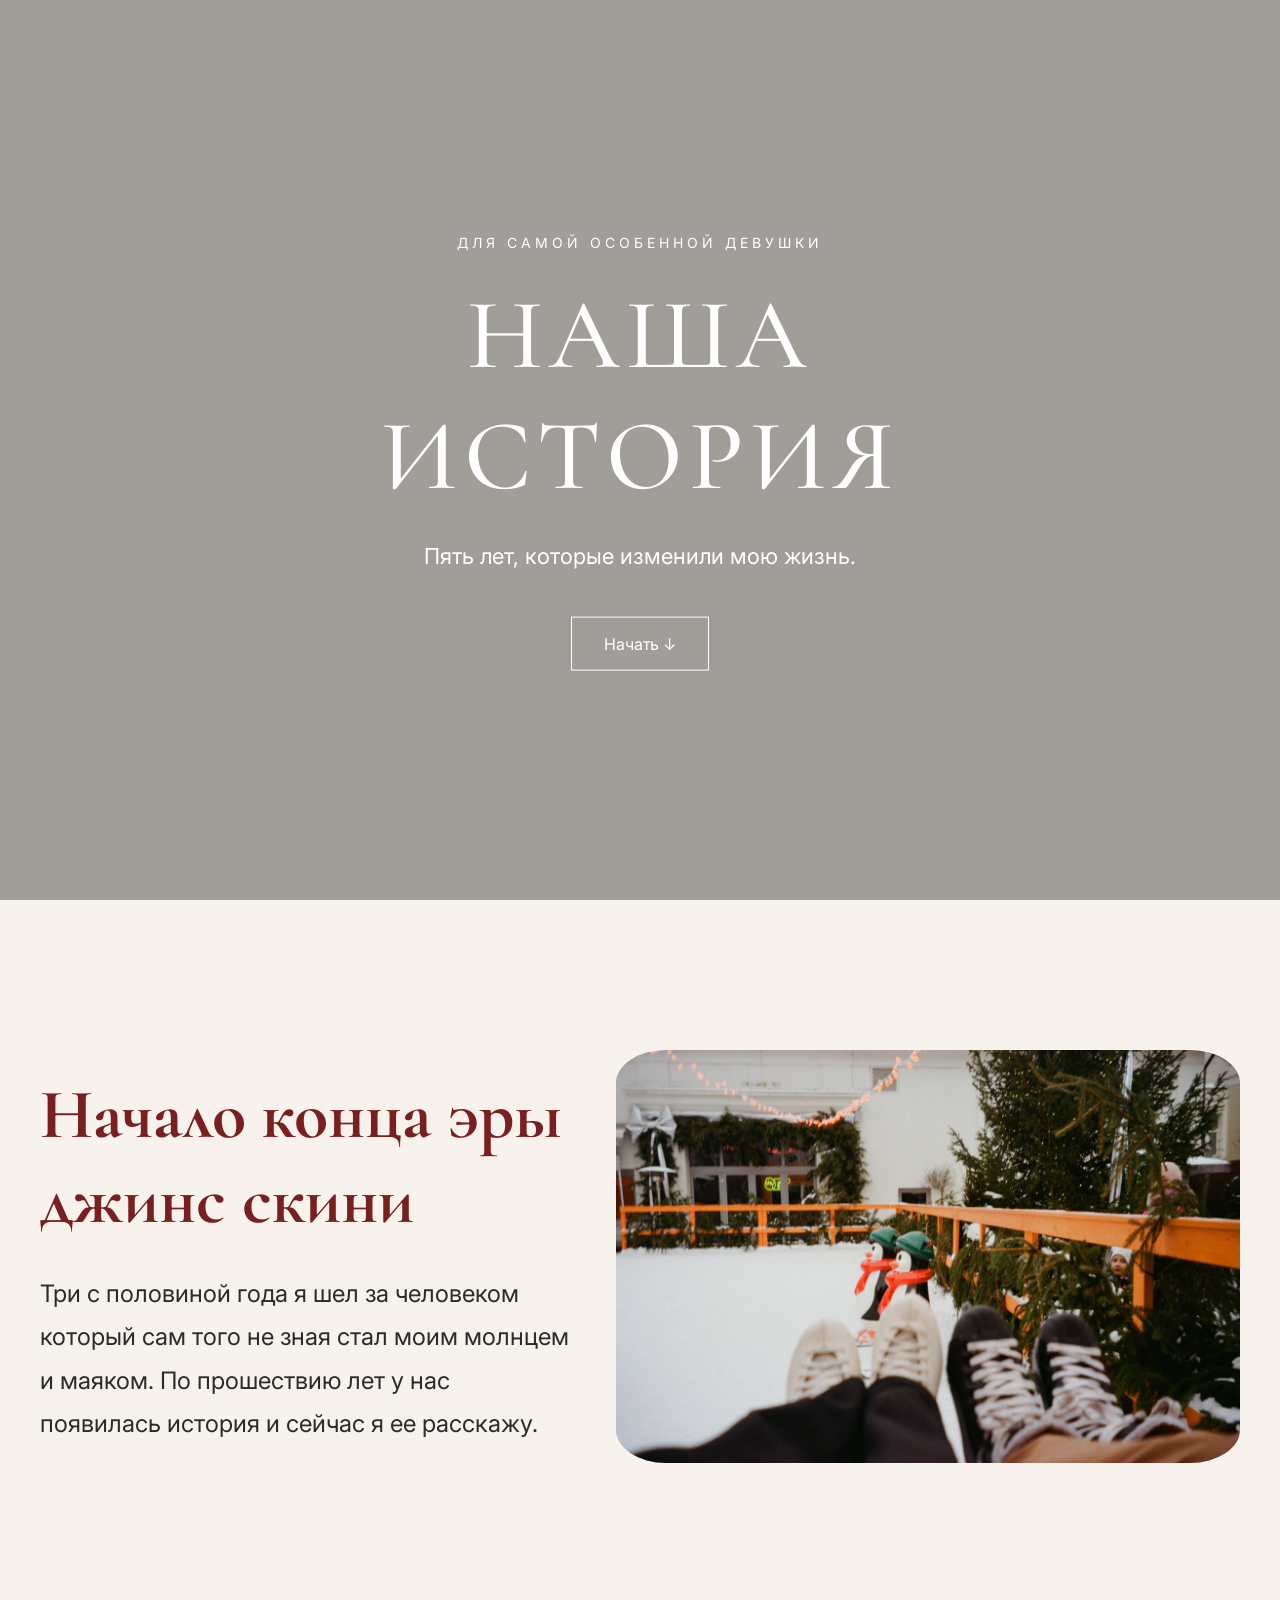
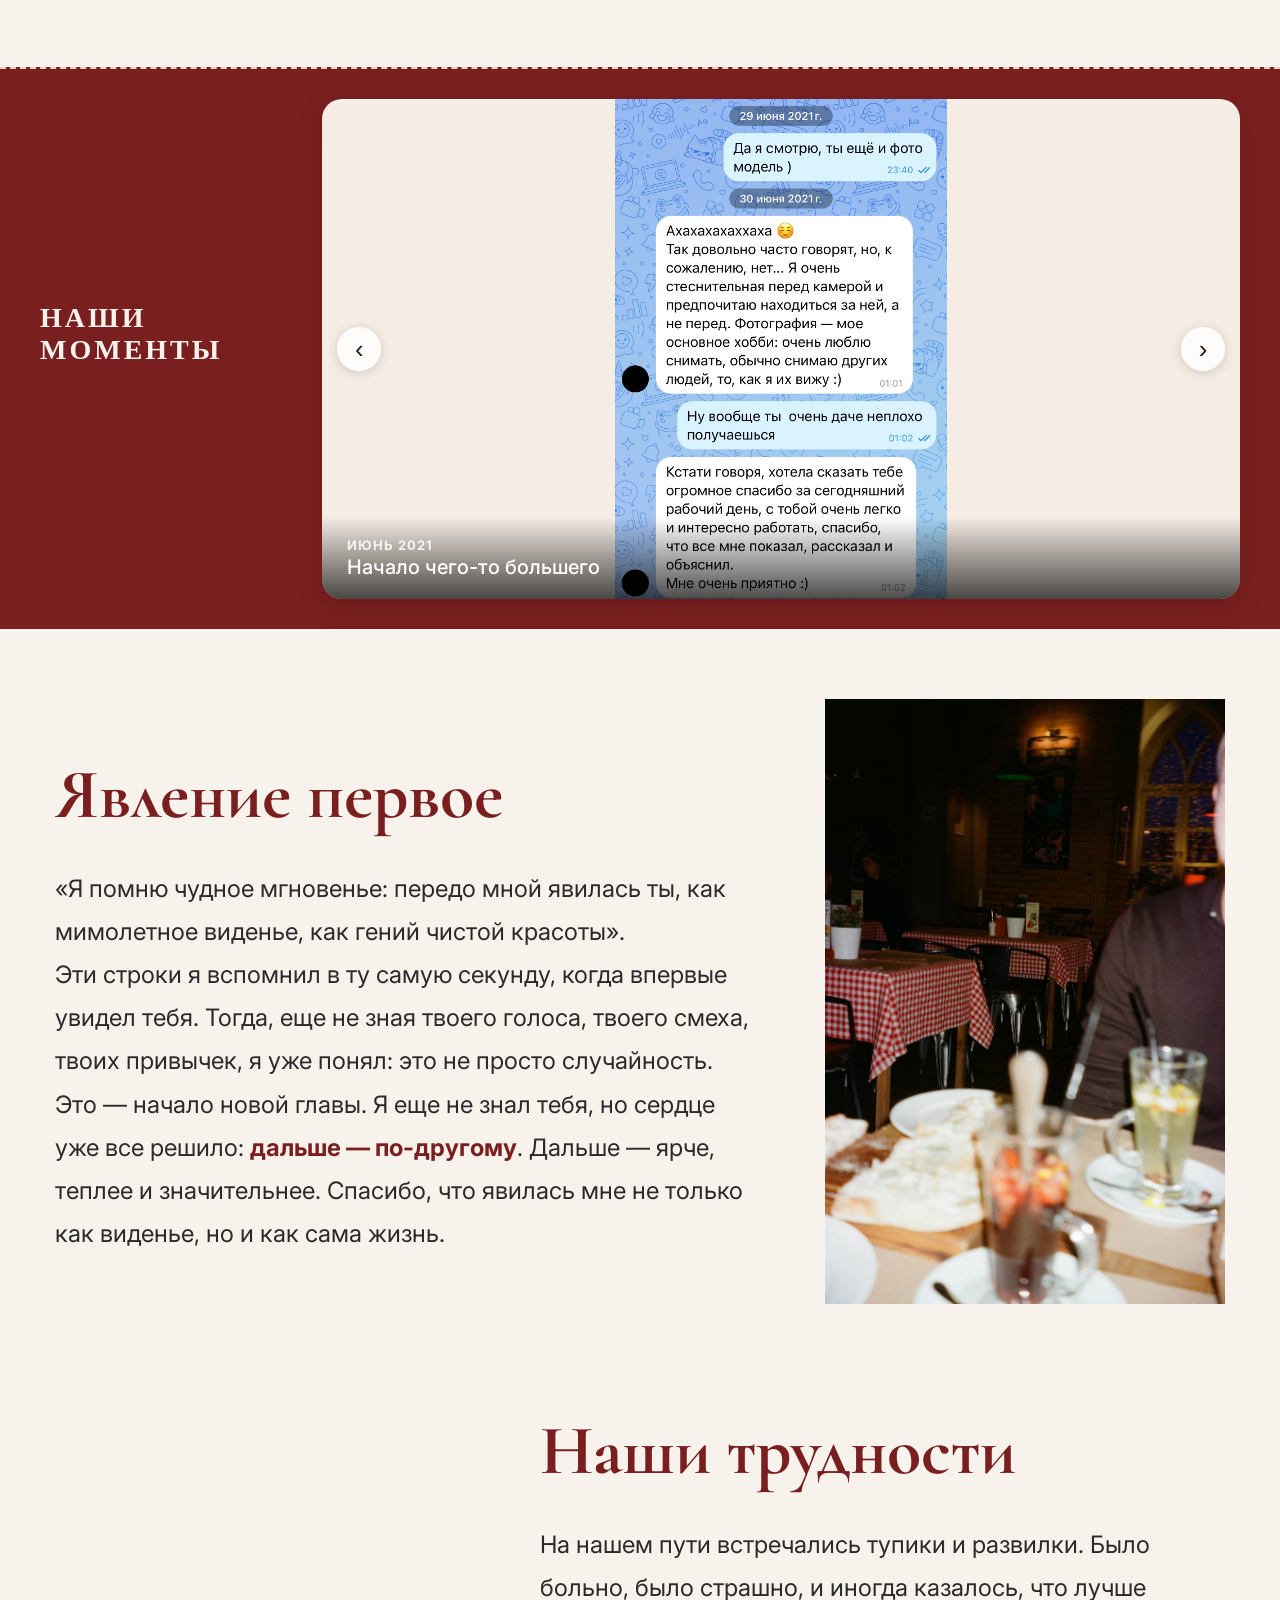
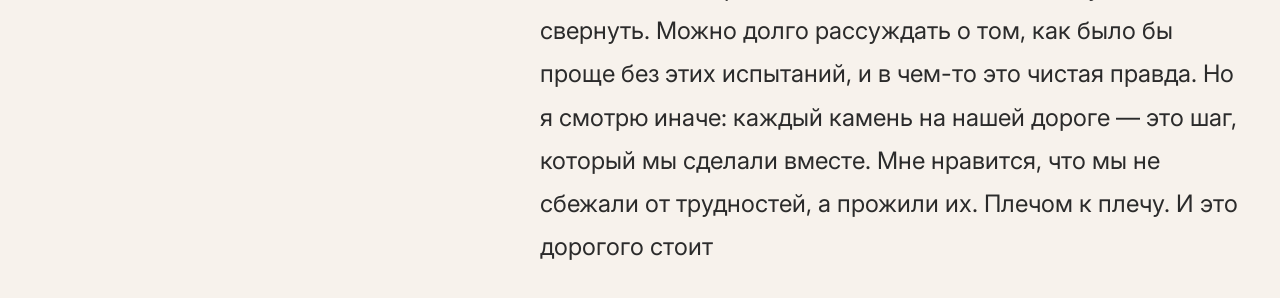
<file: index.html>
<!DOCTYPE html>
<html lang="ru">
<head>
    <meta charset="UTF-8">
    <meta name="viewport" content="width=device-width, initial-scale=1.0">
    <title>Наша история</title>

    <link rel="stylesheet" href="style.css">

    <link rel="preconnect" href="https://fonts.googleapis.com">
    <link rel="preconnect" href="https://fonts.gstatic.com" crossorigin>

    <link href="https://fonts.googleapis.com/css2?family=Cormorant+Garamond:wght@400;500;600&family=Inter:wght@300;400;500&display=swap" rel="stylesheet">
</head>
<body>
<header class="hero">

    <div class="overlay"></div>

    <video class="page_video" muted autoplay loop id="winter2">
            <source src="video/VideoMouse/winter2.MP4" type="video/mp4"/>
            <script>
                const video = document.getElementById("winter2");
                video.playbackRate = 0.6;
            </script>
        </video>    

    <div class="hero-content">

        <p class="subtitle">
            Для самой особенной девушки
        </p>

        <h1>
            НАША ИСТОРИЯ
        </h1>

        <p class="description">
            Пять лет, которые изменили мою жизнь.
        </p>

        <a href="#story" class="start-btn">
            Начать ↓
        </a>

    </div>

</header>

<section id="story" class="intro">

    <div class="container">

        <h2>
            Начало конца эры джинс скини
        </h2>

        <p>
            Три с половиной года я шел за человеком который сам того не зная
            стал моим молнцем и маяком.

            По прошествию лет у нас появилась история и сейчас я ее расскажу. 
        </p>
    </div>
    <div>
         <img
        src="images/TataMouse/IMG_1680.JPG"
        alt="Love Story"
        class="hero-image">
    </div>
</section>
<section class="moments-section">
    <h2 class="moments-title">НАШИ МОМЕНТЫ</h2>
    <div class="carousel-wrapper">
        <div class="carousel-container" id="carousel">
            <!-- Слайд 1 -->
            <div class="carousel-slide">
                <img src="images/TataMouse/IMG_1711.jpg" alt="Наша первая встреча" class="carousel-image">
                <div class="slide-caption">
                    <span class="timeline-date">Июнь 2021</span>
                    <span class="timeline-event">Начало чего-то большего</span>
                </div>
            </div>
            <!-- Слайд 2 -->
            <div class="carousel-slide">
                <img src="images/TataMouse/IMG_1718.jpg" alt="Рассвет у озера" class="carousel-image">
                <div class="slide-caption">
                    <span class="timeline-date">Август 2025</span>
                    <span class="timeline-event">Рассвет у озера</span>
                </div>
            </div>
            <!-- Слайд 3 -->
            <div class="carousel-slide">
                <img src="images/TataMouse/IMG_1662.JPG" alt="Первое путешествие" class="carousel-image">
                <div class="slide-caption">
                    <span class="timeline-date">Июнь 2026</span>
                    <span class="timeline-event">Страстное свидание</span>
                </div>
            </div>
            <!-- Слайд 4 -->
            <div class="carousel-slide">
                <img src="images/TataMouse/IMG_1720.jpg" alt="Лучшее лето" class="carousel-image">
                <div class="slide-caption">
                    <span class="timeline-date">Июль 2025</span>
                    <span class="timeline-event">Лучшее лето</span>
                </div>
            </div>
            <!-- Слайд 5 -->
            <div class="carousel-slide">
                <img src="images/TataMouse/IMG_0172 2.JPG" alt="Ты и я" class="carousel-image">
                <div class="slide-caption">
                    <span class="timeline-date">Апрель 2026</span>
                    <span class="timeline-event">Ты и я</span>
                </div>
            </div>
        </div>
        <!-- Кнопки -->
        <button class="carousel-btn prev-btn" id="prevBtn">‹</button>
        <button class="carousel-btn next-btn" id="nextBtn">›</button>
    </div>
    <!-- Точечки -->
    
</section>
<section class="history">
   <div>
    <h2 class="History_headline">
        Явление первое
    </h2>
    <p class="History_text">
        «Я помню чудное мгновенье: передо мной явилась ты, как мимолетное виденье, как гений чистой красоты».<br>
    </p>    
        <p>Эти строки я вспомнил в ту самую секунду, когда впервые увидел тебя. 
Тогда, еще не зная твоего голоса, твоего смеха, твоих привычек, я уже понял: это не просто случайность. 
Это — начало новой главы. Я еще не знал тебя, но сердце уже все решило: <strong style="color: #7a1f1f;">дальше — по-другому</strong>.
Дальше — ярче, теплее и значительнее. Спасибо, что явилась мне не только как виденье, но и как сама жизнь.
        </p>
   </div>
   <div>    
    <img class="history_image"
        src="images/TataMouse/IMG_1679.JPG"
        />
    </div>
</section>
<script src="script.js"></script>
<section class="hard">
    <div>
    <h2 class="title-hard">Наши трудности</h2>
    <p>
        На нашем пути встречались тупики и развилки. Было больно, было страшно, и иногда казалось, что лучше свернуть. 
        Можно долго рассуждать о том, как было бы проще без этих испытаний, и в чем-то это чистая правда. 
        Но я смотрю иначе: каждый камень на нашей дороге — это шаг, который мы сделали вместе. 
        Мне нравится, что мы не сбежали от трудностей, а прожили их. Плечом к плечу. И это дорогого стоит

    </p>
    </div>
</section>
</body>
</html>
</file>
<file: style.css>
* {
    margin: 0;
    padding: 0;
    box-sizing: border-box;
}

:root {

    --bg: #f7f2ec;
    --text: #2b2b2b;
    --accent: #7a1f1f;
    --white: #ffffff;

}

html {
    scroll-behavior: smooth;
}

body {
    background: var(--bg);
    color: var(--text);
    font-family: 'Inter', sans-serif;
}

.hero {
    position: relative;
    width: 100%;
    height: 100vh;
    overflow: hidden;
}

.page_video {
    width: 100%;
    height: 100%;
    object-fit: cover;
    filter: sepia(19%)
    saturate(160%)
    brightness(100%)
    contrast(120%);
}

.overlay {
    position: absolute;
    inset: 0;
    background: rgba(0, 0, 0, 0.35);
    z-index: 1;
}

.hero-content {
    position: absolute;
    top: 50%;
    left: 50%;
    transform: translate(-50%, -50%);
    text-align: center;
    color: white;
    z-index: 2;
}

.subtitle {
    font-size: 14px;
    letter-spacing: 4px;
    text-transform: uppercase;
    margin-bottom: 20px;
}

h1 {
    font-family: 'Cormorant Garamond', serif;
    font-size: 100px;
    font-weight: 500;
    letter-spacing: 6px;
    margin-bottom: 20px;
}

.description {
    font-size: 22px;
    margin-bottom: 40px;
}

.start-btn {

    display: inline-block;
    padding: 16px 32px;
    border: 1px solid white;
    color: white;
    text-decoration: none;
    transition: 0.3s;
}

.start-btn:hover {
    background: white;
    color: black;
}

.intro {
    display: flex;
    gap: 40px;
    padding: 150px 40px;
    align-items: center;
}

.hero-image {
    width: 100%;
    height: 100%;
    border-radius: 8%;
}
.container {
    width: 1100px;
    margin: 0 auto;
}

h2 {
    font-family: 'Cormorant Garamond', serif;
    font-size: 70px;
    color: var(--accent);
    margin-bottom: 30px;
}

p {
    font-size: 24px;
    line-height: 1.8;
    max-width: 700px;
}

.history {
    display: flex;
    padding: 70px 40px;
    gap: 40px;
    align-items: center;
   justify-content: space-around;
}
.history_image {
    width: 400px;
    height: auto;
}
/* ====================== */
/* ТРЕТИЙ SECTION: МОМЕНТЫ */
/* ====================== */
.moments-section {
    display: flex;
    align-items: center;
    gap: 100px;
    margin-top: 50px;
    padding: 30px 40px;
    border-top: 2px dashed #e8d5c4;
    background-color: #7a1f1f;
}

.moments-title {
    font-size: 28px;
    color: #f7f2ec; 
    letter-spacing: 3px;
    margin-bottom: 30px;
    font-family: 'Georgia', serif;
}

/* ОБЕРТКА КАРУСЕЛИ */
.carousel-wrapper {
    position: relative;
    max-width: 100%;
    max-height: 500px;
    overflow: hidden;
    border-radius: 20px;
    box-shadow: 0 8px 30px rgba(0, 0, 0, 0.12);
    background: #f5ece4;
}

/* КОНТЕЙНЕР СЛАЙДОВ (горизонтальный ряд) */
.carousel-container {
    display: flex;
    transition: transform 0.5s ease-in-out;
    will-change: transform;
}

/* КАЖДЫЙ СЛАЙД */
.carousel-slide {
    min-width: 100%;
    height: 500px;
    position: relative;
    aspect-ratio: 4 / 3;
    flex-shrink: 0;
}

.carousel-image {
    width: 100%;
    height: 100%;
    object-fit: contain;
    display: block;
}

/* ПОДПИСЬ НА ФОТО */
.slide-caption {
    position: absolute;
    bottom: 0;
    left: 0;
    right: 0;
    padding: 20px 25px;
    background: linear-gradient(to top, rgba(0,0,0,0.7), transparent);
    color: white;
    display: flex;
    flex-direction: column;
    gap: 2px;
}

.slide-caption .timeline-date {
    color: rgba(255, 255, 255, 0.85);
    font-size: 13px;
    font-weight: bold;
    letter-spacing: 1px;
    text-transform: uppercase;
}

.slide-caption .timeline-event {
    color: white;
    font-size: 20px;
    font-weight: 500;
}

/* КНОПКИ */
.carousel-btn {
    position: absolute;
    top: 50%;
    transform: translateY(-50%);
    background: rgba(255, 255, 255, 0.85);
    border: none;
    width: 44px;
    height: 44px;
    border-radius: 50%;
    font-size: 26px;
    font-weight: 300;
    color: #2c1e14;
    cursor: pointer;
    box-shadow: 0 2px 12px rgba(0, 0, 0, 0.15);
    transition: all 0.3s ease;
    z-index: 10;
    display: flex;
    align-items: center;
    justify-content: center;
    line-height: 1;
}

.carousel-btn:hover {
    background: white;
    transform: translateY(-50%) scale(1.08);
    box-shadow: 0 4px 20px rgba(0, 0, 0, 0.2);
}

.carousel-btn:active {
    transform: translateY(-50%) scale(0.95);
}

.prev-btn {
    left: 15px;
}

.next-btn {
    right: 15px;
}

/* ===== АДАПТИВ ===== */
@media (max-width: 600px) {
    .moments-title {
        font-size: 22px;
    }

    .carousel-btn {
        width: 36px;
        height: 36px;
        font-size: 20px;
        opacity: 0.7;
    }

    .carousel-btn:hover {
        opacity: 1;
    }

    .prev-btn {
        left: 8px;
    }

    .next-btn {
        right: 8px;
    }

    .slide-caption .timeline-event {
        font-size: 16px;
    }

    .slide-caption {
        padding: 12px 16px;
    }

    .carousel-slide {
        aspect-ratio: 4 / 3;
    }
}
.hard {
    display: flex;
    flex-direction: row-reverse;
    padding: 30px 40px;
    gap: 50px;
}
</file>
